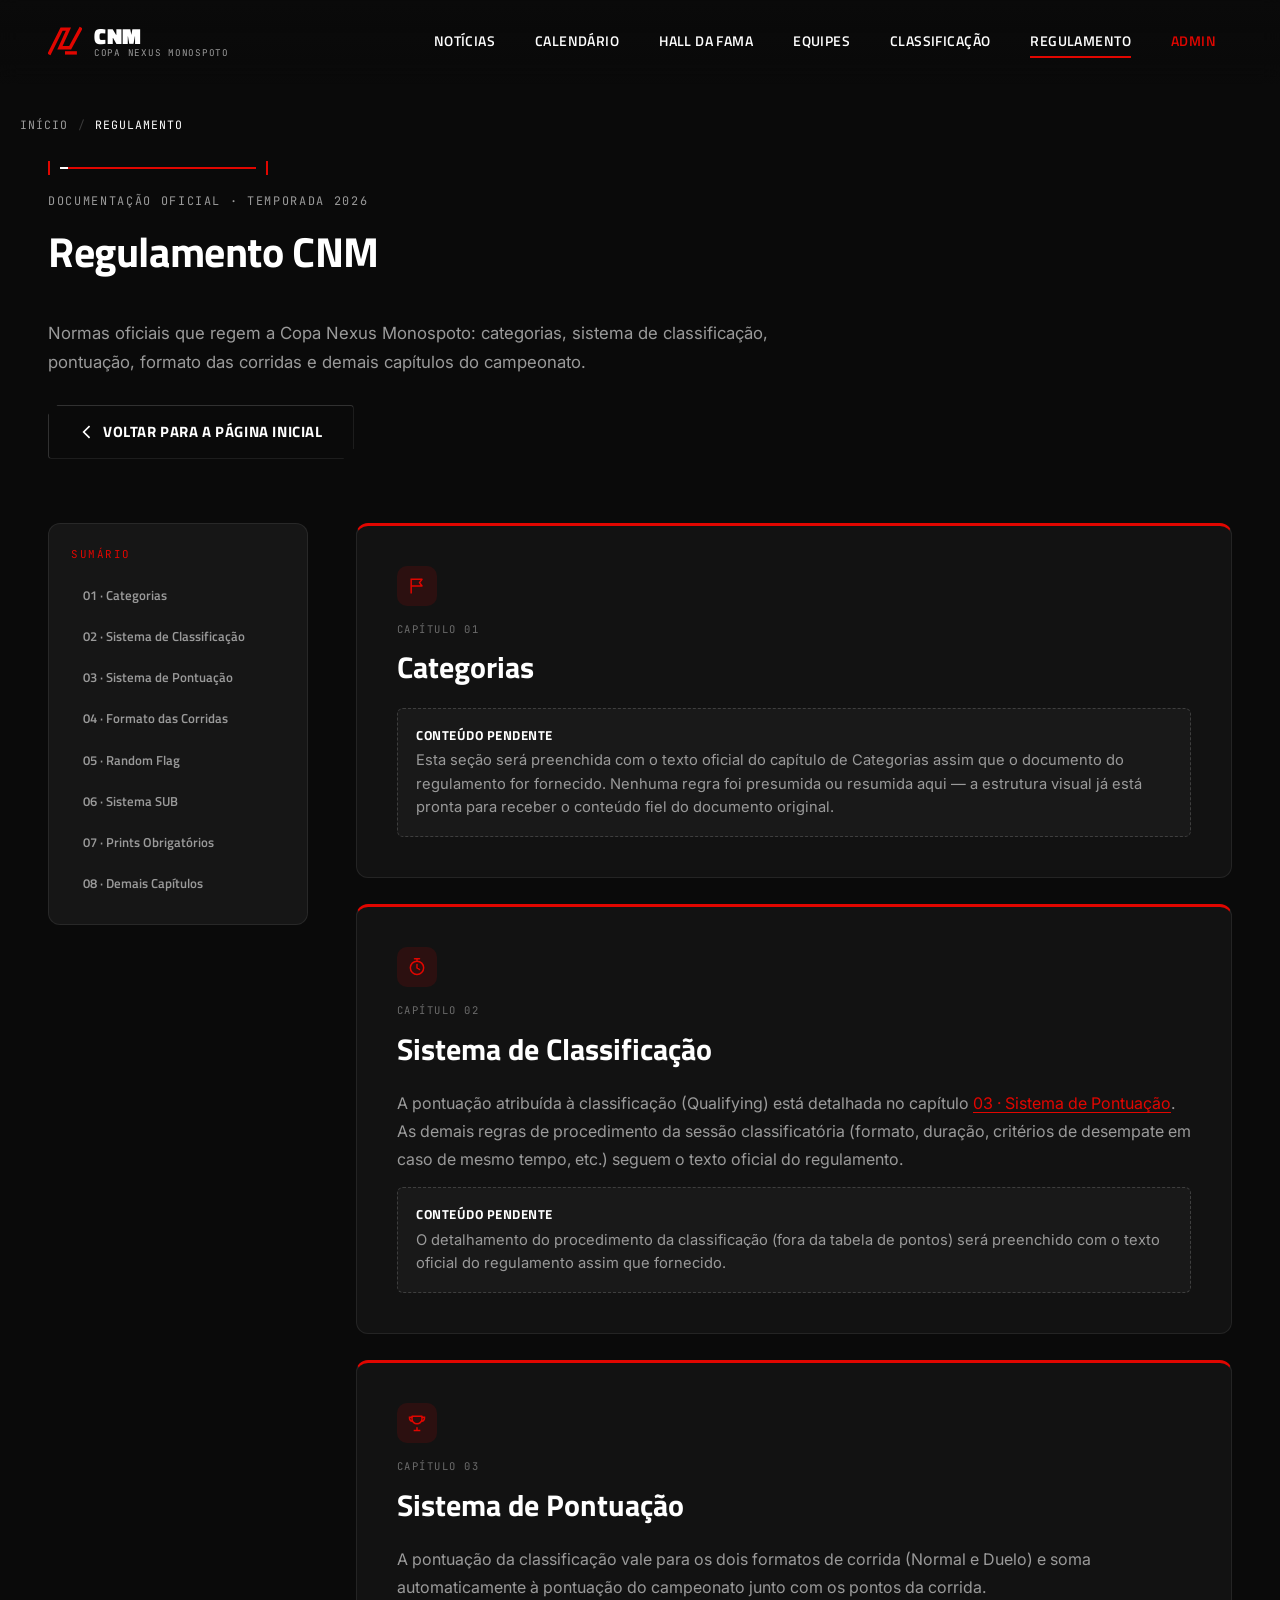
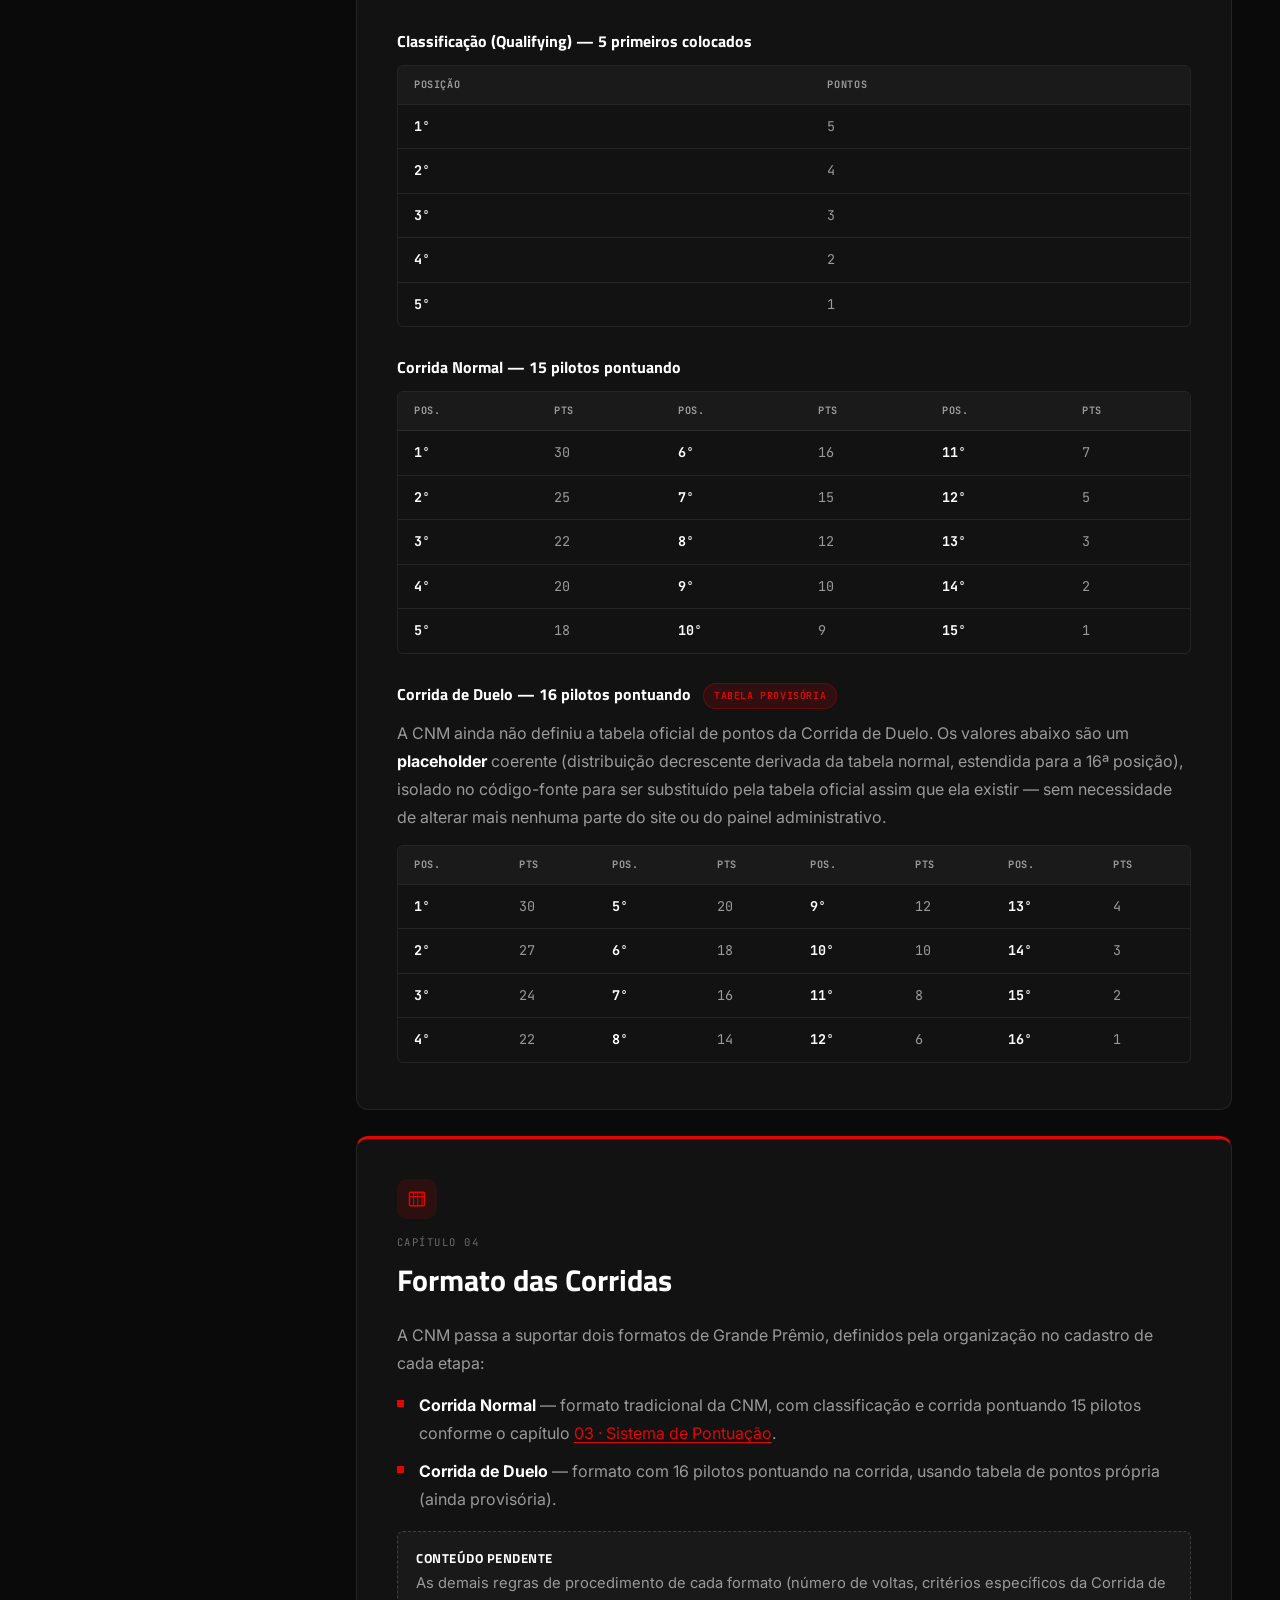
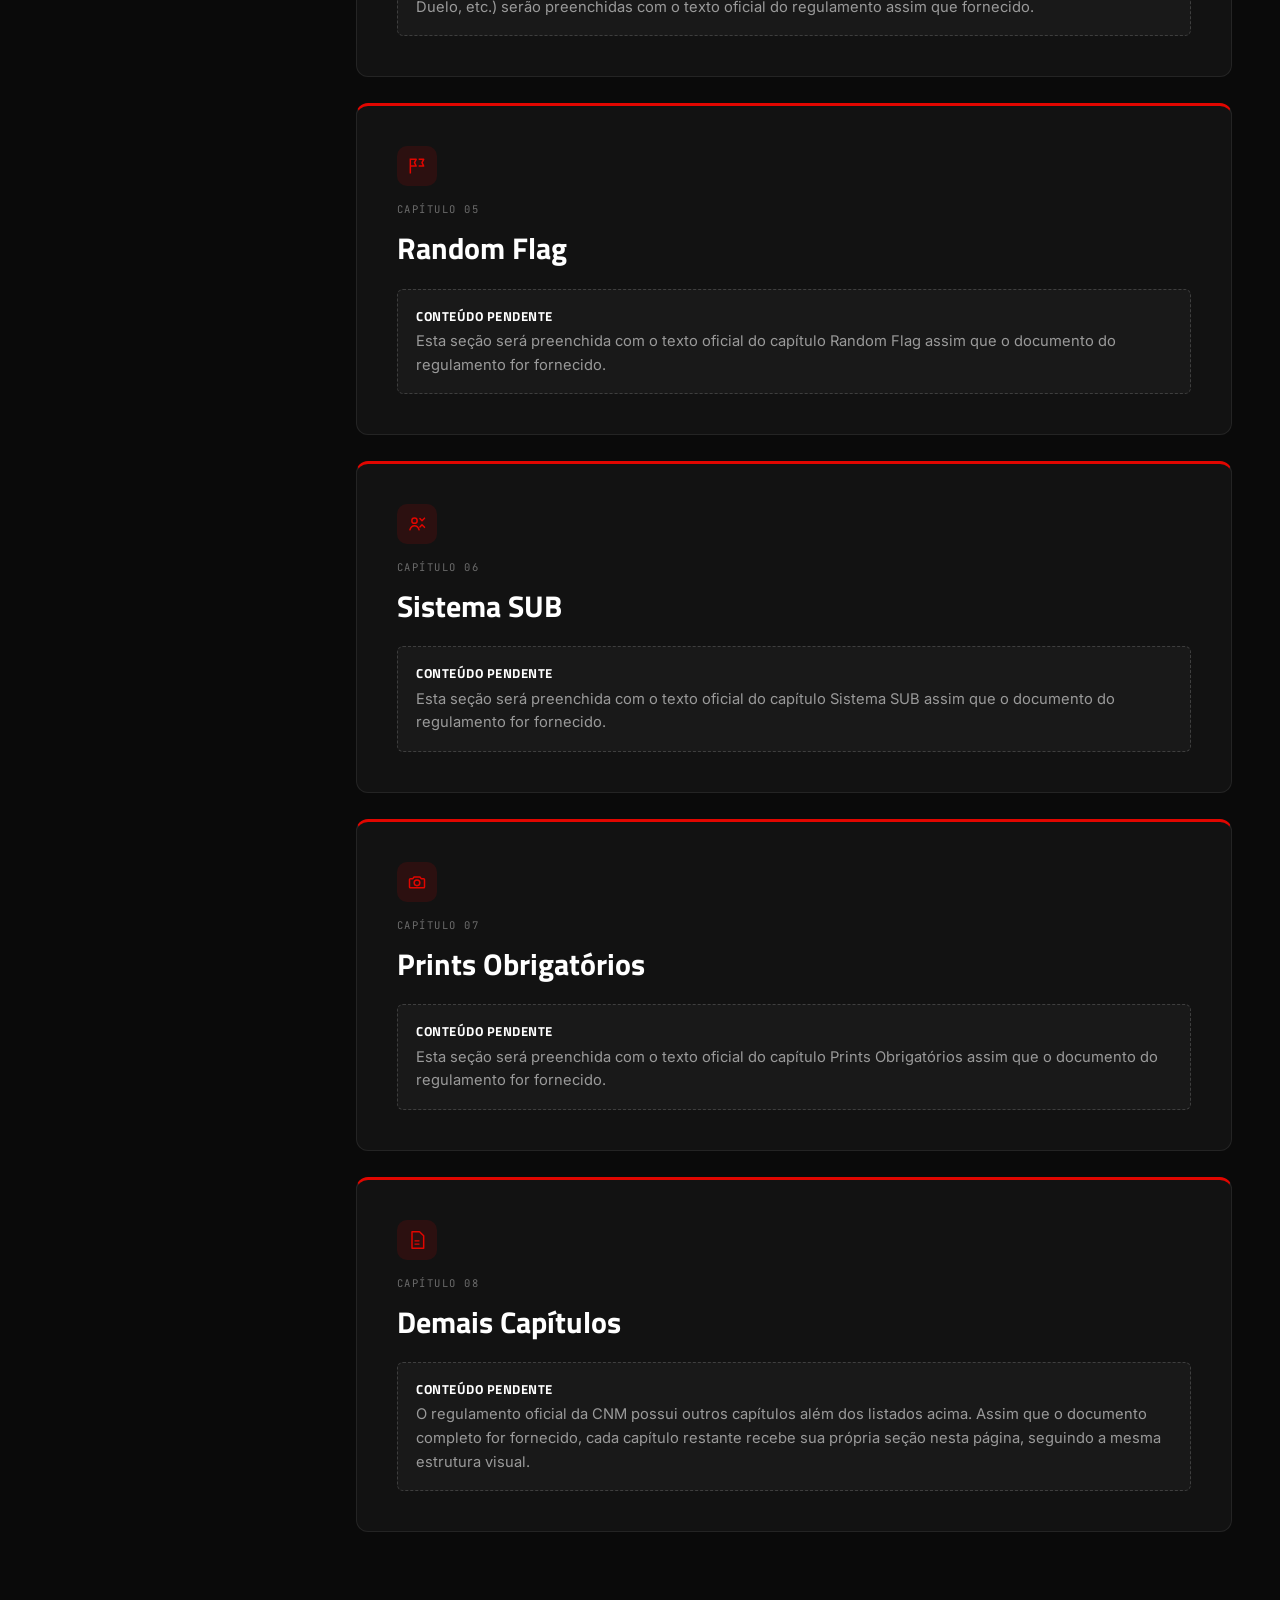
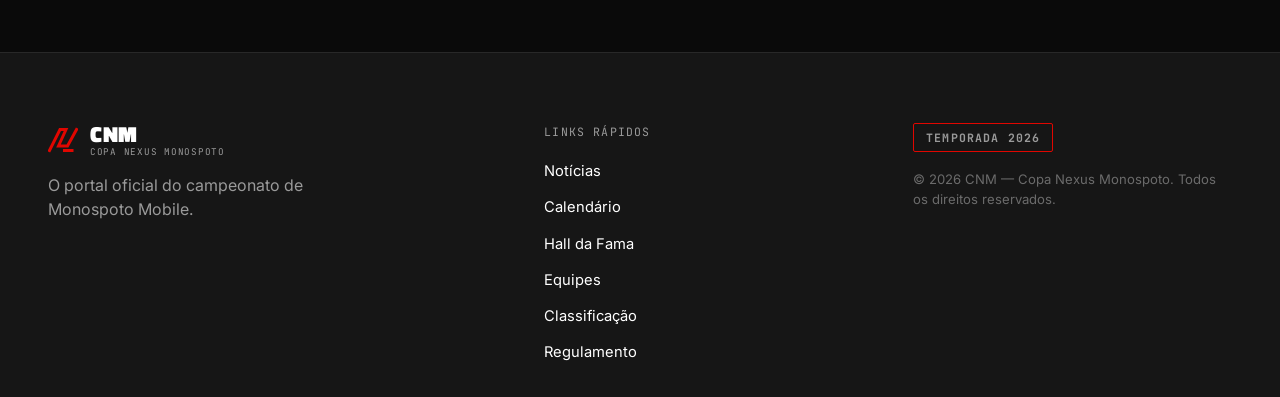
<file: regulamento.html>
<!DOCTYPE html>
<html lang="pt-BR">
<head>
<meta charset="UTF-8">
<meta name="viewport" content="width=device-width, initial-scale=1.0">
<title>Regulamento | CNM — Copa Nexus Monospoto</title>
<meta name="description" content="Regulamento oficial da CNM - Copa Nexus Monospoto: categorias, sistema de classificação, sistema de pontuação, formato das corridas e demais normas do campeonato.">

<link rel="preconnect" href="https://fonts.googleapis.com">
<link rel="preconnect" href="https://fonts.gstatic.com" crossorigin>
<link href="https://fonts.googleapis.com/css2?family=Titillium+Web:ital,wght@0,400;0,600;0,700;0,900;1,700&family=Inter:wght@400;500;600;700&family=JetBrains+Mono:wght@400;500;700&display=swap" rel="stylesheet">

<link rel="stylesheet" href="style.css?v=20260807">
<link rel="stylesheet" href="regulamento.css?v=20260807">
</head>
<body>

<!-- ======================= HEADER ======================= -->
<header class="header" id="siteHeader">
  <div class="header__inner container">
    <a href="index.html" class="logo" aria-label="CNM - Copa Nexus Monospoto, página inicial">
      <svg class="logo__mark" viewBox="0 0 40 40" width="34" height="34" aria-hidden="true">
        <path d="M2 34 L16 6 L24 6 L14 28 L26 28 L38 6" fill="none" stroke="#E10600" stroke-width="4" stroke-linecap="square" stroke-linejoin="miter"/>
        <path d="M20 34 L34 34" stroke="#E10600" stroke-width="4"/>
      </svg>
      <span class="logo__wordmark">
        <span class="logo__wordmark-main">CNM</span>
        <span class="logo__wordmark-sub">Copa Nexus Monospoto</span>
      </span>
    </a>

    <nav class="nav" id="siteNav" aria-label="Navegação principal">
      <ul class="nav__list">
        <li><a class="nav__link" href="index.html#noticias">Notícias</a></li>
        <li><a class="nav__link" href="index.html#calendario">Calendário</a></li>
        <li><a class="nav__link" href="index.html#hall-da-fama">Hall da Fama</a></li>
        <li><a class="nav__link" href="index.html#equipes">Equipes</a></li>
        <li><a class="nav__link" href="index.html#classificacao">Classificação</a></li>
        <li><a class="nav__link is-active" href="regulamento.html">Regulamento</a></li>
        <li><a class="nav__link nav__link--admin" href="login.html">Admin</a></li>
      </ul>
    </nav>

    <button class="nav-toggle" id="navToggle" aria-label="Abrir menu de navegação" aria-expanded="false" aria-controls="siteNav">
      <span class="nav-toggle__bar"></span>
      <span class="nav-toggle__bar"></span>
      <span class="nav-toggle__bar"></span>
    </button>
  </div>
</header>

<main id="top">

  <nav class="breadcrumbs container" aria-label="Trilha de navegação">
    <a href="index.html">Início</a>
    <span class="breadcrumbs__sep" aria-hidden="true">/</span>
    <span aria-current="page">Regulamento</span>
  </nav>

  <!-- ======================= CABEÇALHO DO REGULAMENTO ======================= -->
  <section class="reg-hero">
    <div class="container">
      <div class="section-head" data-animate>
        <div class="sector" aria-hidden="true">
          <span class="sector__tick"></span>
          <span class="sector__line"><span class="sector__blip"></span></span>
          <span class="sector__tick"></span>
        </div>
        <p class="section-head__eyebrow">DOCUMENTAÇÃO OFICIAL · TEMPORADA 2026</p>
        <h1 class="section-head__title">Regulamento CNM</h1>
      </div>
      <p class="reg-hero__desc" data-animate style="--d:1">Normas oficiais que regem a Copa Nexus Monospoto: categorias, sistema de classificação, pontuação, formato das corridas e demais capítulos do campeonato.</p>
      <a href="index.html" class="btn btn--ghost reg-hero__back" data-animate style="--d:2">
        <svg viewBox="0 0 24 24" width="16" height="16" aria-hidden="true"><path d="M15 4 L7 12 L15 20" fill="none" stroke="currentColor" stroke-width="2.5" stroke-linecap="square"/></svg>
        Voltar para a página inicial
      </a>
    </div>
  </section>

  <!-- ======================= CORPO DO REGULAMENTO ======================= -->
  <div class="container reg-layout">
    <aside class="reg-toc" aria-label="Sumário do regulamento" data-animate>
      <p class="reg-toc__title">Sumário</p>
      <ol id="regToc">
        <li><a href="#categorias">01 · Categorias</a></li>
        <li><a href="#classificacao">02 · Sistema de Classificação</a></li>
        <li><a href="#pontuacao">03 · Sistema de Pontuação</a></li>
        <li><a href="#formato-corridas">04 · Formato das Corridas</a></li>
        <li><a href="#random-flag">05 · Random Flag</a></li>
        <li><a href="#sistema-sub">06 · Sistema SUB</a></li>
        <li><a href="#prints">07 · Prints Obrigatórios</a></li>
        <li><a href="#outros-capitulos">08 · Demais Capítulos</a></li>
      </ol>
    </aside>

    <div class="reg-content">

      <article class="reg-card" id="categorias" data-animate>
        <div class="reg-card__icon" aria-hidden="true">
          <svg viewBox="0 0 24 24" width="20" height="20"><path d="M5 3v18M5 4h13l-3 4 3 4H5" fill="none" stroke="currentColor" stroke-width="1.8" stroke-linejoin="round"/></svg>
        </div>
        <p class="reg-card__eyebrow">CAPÍTULO 01</p>
        <h2 class="reg-card__title">Categorias</h2>
        <div class="reg-card__body">
          <div class="reg-pending">
            <strong>Conteúdo pendente</strong>
            Esta seção será preenchida com o texto oficial do capítulo de Categorias assim que o documento do regulamento for fornecido. Nenhuma regra foi presumida ou resumida aqui — a estrutura visual já está pronta para receber o conteúdo fiel do documento original.
          </div>
        </div>
      </article>

      <article class="reg-card" id="classificacao" data-animate>
        <div class="reg-card__icon" aria-hidden="true">
          <svg viewBox="0 0 24 24" width="20" height="20"><circle cx="12" cy="13" r="8" fill="none" stroke="currentColor" stroke-width="1.8"/><path d="M12 9v4l3 2M9 2h6M12 2v2" stroke="currentColor" stroke-width="1.8" stroke-linecap="round"/></svg>
        </div>
        <p class="reg-card__eyebrow">CAPÍTULO 02</p>
        <h2 class="reg-card__title">Sistema de Classificação</h2>
        <div class="reg-card__body">
          <p>A pontuação atribuída à classificação (Qualifying) está detalhada no capítulo <a href="#pontuacao">03 · Sistema de Pontuação</a>. As demais regras de procedimento da sessão classificatória (formato, duração, critérios de desempate em caso de mesmo tempo, etc.) seguem o texto oficial do regulamento.</p>
          <div class="reg-pending">
            <strong>Conteúdo pendente</strong>
            O detalhamento do procedimento da classificação (fora da tabela de pontos) será preenchido com o texto oficial do regulamento assim que fornecido.
          </div>
        </div>
      </article>

      <article class="reg-card" id="pontuacao" data-animate>
        <div class="reg-card__icon" aria-hidden="true">
          <svg viewBox="0 0 24 24" width="20" height="20"><path d="M8 21h8M12 17v4M6 4h12v3a6 6 0 0 1-12 0V4Z" fill="none" stroke="currentColor" stroke-width="1.8" stroke-linejoin="round"/><path d="M6 5H3v1a4 4 0 0 0 3.5 4M18 5h3v1a4 4 0 0 1-3.5 4" fill="none" stroke="currentColor" stroke-width="1.8" stroke-linecap="round"/></svg>
        </div>
        <p class="reg-card__eyebrow">CAPÍTULO 03</p>
        <h2 class="reg-card__title">Sistema de Pontuação</h2>
        <div class="reg-card__body">
          <p>A pontuação da classificação vale para os dois formatos de corrida (Normal e Duelo) e soma automaticamente à pontuação do campeonato junto com os pontos da corrida.</p>
          <h3 class="reg-card__subtitle">Classificação (Qualifying) — 5 primeiros colocados</h3>
          <div class="reg-table-wrap">
            <table class="reg-points-table">
              <thead><tr><th>Posição</th><th>Pontos</th></tr></thead>
              <tbody>
                <tr><td>1º</td><td>5</td></tr>
                <tr><td>2º</td><td>4</td></tr>
                <tr><td>3º</td><td>3</td></tr>
                <tr><td>4º</td><td>2</td></tr>
                <tr><td>5º</td><td>1</td></tr>
              </tbody>
            </table>
          </div>

          <h3 class="reg-card__subtitle">Corrida Normal — 15 pilotos pontuando</h3>
          <div class="reg-table-wrap">
            <table class="reg-points-table">
              <thead><tr><th>Pos.</th><th>Pts</th><th>Pos.</th><th>Pts</th><th>Pos.</th><th>Pts</th></tr></thead>
              <tbody>
                <tr><td>1º</td><td>30</td><td>6º</td><td>16</td><td>11º</td><td>7</td></tr>
                <tr><td>2º</td><td>25</td><td>7º</td><td>15</td><td>12º</td><td>5</td></tr>
                <tr><td>3º</td><td>22</td><td>8º</td><td>12</td><td>13º</td><td>3</td></tr>
                <tr><td>4º</td><td>20</td><td>9º</td><td>10</td><td>14º</td><td>2</td></tr>
                <tr><td>5º</td><td>18</td><td>10º</td><td>9</td><td>15º</td><td>1</td></tr>
              </tbody>
            </table>
          </div>

          <h3 class="reg-card__subtitle">Corrida de Duelo — 16 pilotos pontuando <span class="reg-badge">Tabela provisória</span></h3>
          <p>A CNM ainda não definiu a tabela oficial de pontos da Corrida de Duelo. Os valores abaixo são um <strong>placeholder</strong> coerente (distribuição decrescente derivada da tabela normal, estendida para a 16ª posição), isolado no código-fonte para ser substituído pela tabela oficial assim que ela existir — sem necessidade de alterar mais nenhuma parte do site ou do painel administrativo.</p>
          <div class="reg-table-wrap">
            <table class="reg-points-table">
              <thead><tr><th>Pos.</th><th>Pts</th><th>Pos.</th><th>Pts</th><th>Pos.</th><th>Pts</th><th>Pos.</th><th>Pts</th></tr></thead>
              <tbody>
                <tr><td>1º</td><td>30</td><td>5º</td><td>20</td><td>9º</td><td>12</td><td>13º</td><td>4</td></tr>
                <tr><td>2º</td><td>27</td><td>6º</td><td>18</td><td>10º</td><td>10</td><td>14º</td><td>3</td></tr>
                <tr><td>3º</td><td>24</td><td>7º</td><td>16</td><td>11º</td><td>8</td><td>15º</td><td>2</td></tr>
                <tr><td>4º</td><td>22</td><td>8º</td><td>14</td><td>12º</td><td>6</td><td>16º</td><td>1</td></tr>
              </tbody>
            </table>
          </div>
        </div>
      </article>

      <article class="reg-card" id="formato-corridas" data-animate>
        <div class="reg-card__icon" aria-hidden="true">
          <svg viewBox="0 0 24 24" width="20" height="20"><rect x="3" y="4" width="18" height="16" rx="1" fill="none" stroke="currentColor" stroke-width="1.8"/><path d="M3 9h18M8 4v16M13 4v16M18 4v16" stroke="currentColor" stroke-width="1.2"/></svg>
        </div>
        <p class="reg-card__eyebrow">CAPÍTULO 04</p>
        <h2 class="reg-card__title">Formato das Corridas</h2>
        <div class="reg-card__body">
          <p>A CNM passa a suportar dois formatos de Grande Prêmio, definidos pela organização no cadastro de cada etapa:</p>
          <ul>
            <li><strong>Corrida Normal</strong> — formato tradicional da CNM, com classificação e corrida pontuando 15 pilotos conforme o capítulo <a href="#pontuacao">03 · Sistema de Pontuação</a>.</li>
            <li><strong>Corrida de Duelo</strong> — formato com 16 pilotos pontuando na corrida, usando tabela de pontos própria (ainda provisória).</li>
          </ul>
          <div class="reg-pending">
            <strong>Conteúdo pendente</strong>
            As demais regras de procedimento de cada formato (número de voltas, critérios específicos da Corrida de Duelo, etc.) serão preenchidas com o texto oficial do regulamento assim que fornecido.
          </div>
        </div>
      </article>

      <article class="reg-card" id="random-flag" data-animate>
        <div class="reg-card__icon" aria-hidden="true">
          <svg viewBox="0 0 24 24" width="20" height="20"><path d="M4 3v18M4 4h7l-2 4 2 4H4M14 4h6l-2 4 2 4h-6" fill="none" stroke="currentColor" stroke-width="1.8" stroke-linejoin="round"/></svg>
        </div>
        <p class="reg-card__eyebrow">CAPÍTULO 05</p>
        <h2 class="reg-card__title">Random Flag</h2>
        <div class="reg-card__body">
          <div class="reg-pending">
            <strong>Conteúdo pendente</strong>
            Esta seção será preenchida com o texto oficial do capítulo Random Flag assim que o documento do regulamento for fornecido.
          </div>
        </div>
      </article>

      <article class="reg-card" id="sistema-sub" data-animate>
        <div class="reg-card__icon" aria-hidden="true">
          <svg viewBox="0 0 24 24" width="20" height="20"><circle cx="9" cy="8" r="3.2" fill="none" stroke="currentColor" stroke-width="1.8"/><path d="M3.5 19c.8-3.2 3-5 5.5-5s4.7 1.8 5.5 5" fill="none" stroke="currentColor" stroke-width="1.8" stroke-linecap="round"/><path d="M15.5 5.5 18 8l3-3M15.5 15.5 18 13l3 3" stroke="currentColor" stroke-width="1.8" stroke-linecap="round" stroke-linejoin="round" fill="none"/></svg>
        </div>
        <p class="reg-card__eyebrow">CAPÍTULO 06</p>
        <h2 class="reg-card__title">Sistema SUB</h2>
        <div class="reg-card__body">
          <div class="reg-pending">
            <strong>Conteúdo pendente</strong>
            Esta seção será preenchida com o texto oficial do capítulo Sistema SUB assim que o documento do regulamento for fornecido.
          </div>
        </div>
      </article>

      <article class="reg-card" id="prints" data-animate>
        <div class="reg-card__icon" aria-hidden="true">
          <svg viewBox="0 0 24 24" width="20" height="20"><path d="M4 8h3l1.5-2h7L17 8h3a1 1 0 0 1 1 1v9a1 1 0 0 1-1 1H4a1 1 0 0 1-1-1V9a1 1 0 0 1 1-1Z" fill="none" stroke="currentColor" stroke-width="1.8" stroke-linejoin="round"/><circle cx="12" cy="13" r="3.4" fill="none" stroke="currentColor" stroke-width="1.8"/></svg>
        </div>
        <p class="reg-card__eyebrow">CAPÍTULO 07</p>
        <h2 class="reg-card__title">Prints Obrigatórios</h2>
        <div class="reg-card__body">
          <div class="reg-pending">
            <strong>Conteúdo pendente</strong>
            Esta seção será preenchida com o texto oficial do capítulo Prints Obrigatórios assim que o documento do regulamento for fornecido.
          </div>
        </div>
      </article>

      <article class="reg-card" id="outros-capitulos" data-animate>
        <div class="reg-card__icon" aria-hidden="true">
          <svg viewBox="0 0 24 24" width="20" height="20"><path d="M6 2h9l5 5v15H6z" fill="none" stroke="currentColor" stroke-width="1.8" stroke-linejoin="round"/><path d="M9 13h6M9 17h6" stroke="currentColor" stroke-width="1.6"/></svg>
        </div>
        <p class="reg-card__eyebrow">CAPÍTULO 08</p>
        <h2 class="reg-card__title">Demais Capítulos</h2>
        <div class="reg-card__body">
          <div class="reg-pending">
            <strong>Conteúdo pendente</strong>
            O regulamento oficial da CNM possui outros capítulos além dos listados acima. Assim que o documento completo for fornecido, cada capítulo restante recebe sua própria seção nesta página, seguindo a mesma estrutura visual.
          </div>
        </div>
      </article>

    </div>
  </div>

</main>

<!-- ======================= RODAPÉ ======================= -->
<footer class="footer">
  <div class="container footer__grid">
    <div class="footer__brand">
      <a href="index.html#top" class="logo logo--footer" aria-label="CNM - Copa Nexus Monospoto, página inicial">
        <svg class="logo__mark" viewBox="0 0 40 40" width="30" height="30" aria-hidden="true">
          <path d="M2 34 L16 6 L24 6 L14 28 L26 28 L38 6" fill="none" stroke="#E10600" stroke-width="4" stroke-linecap="square" stroke-linejoin="miter"/>
          <path d="M20 34 L34 34" stroke="#E10600" stroke-width="4"/>
        </svg>
        <span class="logo__wordmark">
          <span class="logo__wordmark-main">CNM</span>
          <span class="logo__wordmark-sub">Copa Nexus Monospoto</span>
        </span>
      </a>
      <p class="footer__tagline">O portal oficial do campeonato de Monospoto Mobile.</p>
    </div>

    <nav class="footer__links" aria-label="Links rápidos">
      <p class="footer__links-title">Links rápidos</p>
      <ul>
        <li><a href="index.html#noticias">Notícias</a></li>
        <li><a href="index.html#calendario">Calendário</a></li>
        <li><a href="index.html#hall-da-fama">Hall da Fama</a></li>
        <li><a href="index.html#equipes">Equipes</a></li>
        <li><a href="index.html#classificacao">Classificação</a></li>
        <li><a href="regulamento.html">Regulamento</a></li>
      </ul>
    </nav>

    <div class="footer__meta">
      <p class="footer__season">Temporada 2026</p>
      <p class="footer__copyright">© <span id="footerYear">2026</span> CNM — Copa Nexus Monospoto. Todos os direitos reservados.</p>
    </div>
  </div>
</footer>

<script defer src="regulamento.js?v=20260807"></script>
</body>
</html>
</file>
<file: style.css>
/* ===================================================================
   CNM — COPA NEXUS MONOSPOTO
   Identidade: telemetria de corrida. Setores de cronometragem,
   traços de circuito e cortes diagonais como linguagem visual.
   =================================================================== */

/* --------------------------- TOKENS --------------------------- */
:root{
  /* paleta */
  --c-bg: #0A0A0A;
  --c-surface: #161616;
  --c-surface-alt: #1c1c1c;
  --c-metal: #252525;
  --c-metal-light: #323232;
  --c-accent: #E10600;
  --c-accent-dark: #9c0400;
  --c-accent-glow: rgba(225, 6, 0, .38);
  --c-white: #FFFFFF;
  --c-muted: #9a9a9a;
  --c-muted-dim: #6b6b6b;
  --c-border: rgba(255,255,255,.08);
  --c-border-strong: rgba(255,255,255,.16);

  /* tipografia */
  --f-display: 'Titillium Web', 'Arial Narrow', sans-serif;
  --f-body: 'Inter', system-ui, sans-serif;
  --f-mono: 'JetBrains Mono', ui-monospace, monospace;

  /* layout */
  --container-w: 1240px;
  --header-h: 84px;
  --header-h-scrolled: 62px;
  --radius-sm: 6px;
  --radius-md: 12px;
  --ease: cubic-bezier(.22,.9,.32,1);
}

/* --------------------------- RESET --------------------------- */
*, *::before, *::after{ box-sizing: border-box; }
html{ scroll-behavior: smooth; }
body{
  margin: 0;
  background: var(--c-bg);
  color: var(--c-white);
  font-family: var(--f-body);
  line-height: 1.5;
  -webkit-font-smoothing: antialiased;
  overflow-x: hidden;
}
img, svg{ display:block; max-width: 100%; }
a{ color: inherit; text-decoration: none; }
ul{ list-style: none; margin:0; padding:0; }
h1,h2,h3,h4,p{ margin: 0; }
button{ font: inherit; color: inherit; background: none; border: 0; cursor: pointer; }
table{ border-collapse: collapse; width: 100%; }

::selection{ background: var(--c-accent); color: var(--c-white); }

:focus-visible{
  outline: 2px solid var(--c-accent);
  outline-offset: 3px;
  border-radius: 2px;
}

.container{
  max-width: var(--container-w);
  margin: 0 auto;
  padding: 0 28px;
}

/* --------------------------- SCROLL REVEAL --------------------------- */
[data-animate]{
  opacity: 0;
  transform: translateY(28px);
  transition: opacity .8s var(--ease), transform .8s var(--ease);
  transition-delay: calc(var(--d, 0) * 90ms);
}
[data-animate].in-view{
  opacity: 1;
  /* "none" (e não translateY(0)) para não criar stacking context —
     o card de equipe em destaque precisa subir acima do fundo desfocado */
  transform: none;
}

@media (prefers-reduced-motion: reduce){
  *, *::before, *::after{
    animation-duration: .001ms !important;
    animation-iteration-count: 1 !important;
    transition-duration: .001ms !important;
    scroll-behavior: auto !important;
  }
  [data-animate]{ opacity: 1; transform: none; }
}

/* --------------------------- BOTÕES --------------------------- */
.btn{
  display: inline-flex;
  align-items: center;
  gap: 8px;
  padding: 15px 30px;
  font-family: var(--f-display);
  font-weight: 700;
  font-size: .92rem;
  letter-spacing: .04em;
  text-transform: uppercase;
  border-radius: 3px;
  clip-path: polygon(10px 0, 100% 0, 100% calc(100% - 10px), calc(100% - 10px) 100%, 0 100%, 0 10px);
  transition: transform .3s var(--ease), box-shadow .3s var(--ease), background .3s var(--ease);
  white-space: nowrap;
}
.btn--primary{
  background: var(--c-accent);
  color: var(--c-white);
  box-shadow: 0 0 0 rgba(225,6,0,0);
}
.btn--primary:hover{
  transform: translateY(-2px);
  box-shadow: 0 10px 30px -6px var(--c-accent-glow);
  background: #ff0900;
}
.btn--ghost{
  background: transparent;
  color: var(--c-white);
  border: 1px solid var(--c-border-strong);
}
.btn--ghost:hover{
  border-color: var(--c-accent);
  background: rgba(225,6,0,.08);
  transform: translateY(-2px);
}
.btn--sm{ padding: 11px 22px; font-size: .8rem; }

/* --------------------------- HEADER --------------------------- */
.header{
  position: fixed;
  top: 0; left: 0; right: 0;
  z-index: 100;
  height: var(--header-h);
  display: flex;
  align-items: center;
  background: linear-gradient(to bottom, rgba(10,10,10,.9), rgba(10,10,10,.65));
  backdrop-filter: blur(10px) saturate(140%);
  -webkit-backdrop-filter: blur(10px) saturate(140%);
  border-bottom: 1px solid transparent;
  transition: height .35s var(--ease), background .35s var(--ease), border-color .35s var(--ease);
}
.header.is-scrolled{
  height: var(--header-h-scrolled);
  background: rgba(10,10,10,.86);
  border-bottom-color: var(--c-border);
}
.header__inner{
  width: 100%;
  display: flex;
  align-items: center;
  justify-content: space-between;
}

.logo{ display: flex; align-items: center; gap: 12px; }
.logo__mark{ flex-shrink: 0; transition: transform .3s var(--ease); }
.logo:hover .logo__mark{ transform: translateX(2px); }
.logo__wordmark{ display: flex; flex-direction: column; line-height: 1.1; }
.logo__wordmark-main{
  font-family: var(--f-display);
  font-weight: 900;
  font-size: 1.35rem;
  letter-spacing: .03em;
}
.logo__wordmark-sub{
  font-family: var(--f-mono);
  font-size: .58rem;
  letter-spacing: .08em;
  text-transform: uppercase;
  color: var(--c-muted);
}

.nav__list{ display: flex; gap: 8px;}
.nav__link{
  position: relative;
  display: inline-block;
  padding: 10px 16px;
  font-family: var(--f-display);
  font-weight: 600;
  font-size: .86rem;
  letter-spacing: .03em;
  text-transform: uppercase;
  color: var(--c-white);
}
.nav__link::after{
  content: '';
  position: absolute;
  left: 16px; right: 16px; bottom: 4px;
  height: 2px;
  background: var(--c-accent);
  transform: scaleX(0);
  transform-origin: left;
  transition: transform .3s var(--ease);
}
.nav__link:hover::after,
.nav__link:focus-visible::after{ transform: scaleX(1); }
.nav__link.is-active::after{ transform: scaleX(1); }
.nav__link--admin{ color: var(--c-accent); }

.nav-toggle{
  display: none;
  flex-direction: column;
  justify-content: center;
  gap: 5px;
  width: 40px;
  height: 40px;
}
.nav-toggle__bar{
  height: 2px;
  width: 100%;
  background: var(--c-white);
  transition: transform .3s var(--ease), opacity .3s var(--ease);
}
.nav-toggle[aria-expanded="true"] .nav-toggle__bar:nth-child(1){ transform: translateY(7px) rotate(45deg); }
.nav-toggle[aria-expanded="true"] .nav-toggle__bar:nth-child(2){ opacity: 0; }
.nav-toggle[aria-expanded="true"] .nav-toggle__bar:nth-child(3){ transform: translateY(-7px) rotate(-45deg); }

/* --------------------------- HERO --------------------------- */
.hero{
  position: relative;
  min-height: 100vh;
  display: flex;
  align-items: center;
  overflow: hidden;
  background: var(--c-bg);
}
.hero__backdrop{ position: absolute; inset: 0; z-index: 0; }
.hero__grid{
  position: absolute; inset: -1px;
  background-image:
    linear-gradient(rgba(255,255,255,.05) 1px, transparent 1px),
    linear-gradient(90deg, rgba(255,255,255,.05) 1px, transparent 1px);
  background-size: 64px 64px;
  mask-image: radial-gradient(ellipse 70% 70% at 60% 40%, #000 10%, transparent 75%);
  -webkit-mask-image: radial-gradient(ellipse 70% 70% at 60% 40%, #000 10%, transparent 75%);
}
.hero__arcs{
  position: absolute;
  right: -10%;
  top: 50%;
  transform: translateY(-50%);
  width: 90vw;
  max-width: 1100px;
  aspect-ratio: 1;
  border-radius: 50%;
  background:
    repeating-radial-gradient(circle at center,
      rgba(225,6,0,.16) 0px, rgba(225,6,0,.16) 1.5px,
      transparent 1.5px, transparent 90px);
  opacity: .6;
}
.hero__trace{ position: absolute; inset: 0; width: 100%; height: 100%; opacity: .5; }
.hero__trace-path{
  stroke-dasharray: 2600;
  stroke-dashoffset: 2600;
  animation: draw-trace 3.6s var(--ease) .3s forwards;
}
@keyframes draw-trace{ to{ stroke-dashoffset: 0; } }
.hero__vignette{
  position: absolute; inset: 0;
  background:
    linear-gradient(180deg, rgba(10,10,10,.4) 0%, rgba(10,10,10,.55) 55%, var(--c-bg) 100%),
    linear-gradient(90deg, var(--c-bg) 0%, rgba(10,10,10,.35) 45%, rgba(10,10,10,.05) 75%);
}

.hero__content{ position: relative; z-index: 1; padding-top: var(--header-h); }
.hero__eyebrow{
  font-family: var(--f-mono);
  font-size: .78rem;
  letter-spacing: .18em;
  color: var(--c-accent);
  margin-bottom: 22px;
}
.hero__title{ display: flex; flex-direction: column; }
.hero__title-line{
  font-family: var(--f-display);
  font-weight: 900;
  font-style: italic;
  line-height: .96;
  letter-spacing: -.01em;
  font-size: clamp(2.6rem, 8vw, 5.2rem);
}
.hero__title-line--accent{
  font-size: clamp(1.5rem, 4.4vw, 2.9rem);
  color: var(--c-white);
  margin-top: 6px;
}
@supports (-webkit-text-stroke: 1px #fff){
  .hero__title-line--accent{
    color: transparent;
    -webkit-text-stroke: 1.5px var(--c-white);
  }
}
.hero__slogan{
  margin-top: 26px;
  font-size: clamp(1rem, 1.6vw, 1.25rem);
  color: var(--c-muted);
  max-width: 32ch;
}
.hero__actions{ display: flex; gap: 16px; margin-top: 40px; flex-wrap: wrap; }

.hero__scroll-cue{
  position: absolute;
  bottom: 34px;
  left: 50%;
  transform: translateX(-50%);
  z-index: 1;
  width: 26px; height: 42px;
  border: 2px solid var(--c-border-strong);
  border-radius: 20px;
}
.hero__scroll-cue span{
  display: block;
  width: 4px; height: 8px;
  margin: 6px auto 0;
  background: var(--c-accent);
  border-radius: 2px;
  animation: cue-drop 1.8s ease-in-out infinite;
}
@keyframes cue-drop{
  0%{ transform: translateY(0); opacity: 1; }
  70%{ transform: translateY(14px); opacity: 0; }
  100%{ transform: translateY(0); opacity: 0; }
}

/* --------------------------- SEÇÕES / SETORES --------------------------- */
.section{ position: relative; padding: 120px 0; background: var(--c-bg); }
.section--alt{ background: var(--c-surface); }
.section--alt::before, .section--alt::after{
  content:'';
  position: absolute; left: 0; right: 0;
  height: 1px;
  background: linear-gradient(90deg, transparent, var(--c-border-strong) 20%, var(--c-border-strong) 80%, transparent);
}
.section--alt::before{ top: 0; }
.section--alt::after{ bottom: 0; }

.section-head{ margin-bottom: 56px; max-width: 640px; }
.sector{ display: flex; align-items: center; gap: 10px; margin-bottom: 18px; width: 220px; }
.sector__tick{ width: 2px; height: 14px; background: var(--c-accent); flex-shrink: 0; }
.sector__line{
  position: relative;
  flex: 1;
  height: 2px;
  background: var(--c-border-strong);
  overflow: hidden;
}
.sector__line::before{
  content:'';
  position: absolute; inset: 0;
  background: var(--c-accent);
  transform: scaleX(0);
  transform-origin: left;
  transition: transform 1s var(--ease) .1s;
}
.in-view .sector__line::before{ transform: scaleX(1); }
.sector__blip{
  position: absolute;
  top: 50%; left: 0;
  width: 8px; height: 8px;
  margin-top: -4px;
  border-radius: 50%;
  background: var(--c-white);
  box-shadow: 0 0 8px 2px var(--c-accent-glow);
  animation: blip-run 3.2s linear infinite;
}
@keyframes blip-run{
  0%{ left: 0; opacity: 0; }
  8%{ opacity: 1; }
  92%{ opacity: 1; }
  100%{ left: 100%; opacity: 0; }
}
.section-head__eyebrow{
  font-family: var(--f-mono);
  font-size: .74rem;
  letter-spacing: .14em;
  color: var(--c-muted);
  margin-bottom: 10px;
}
.section-head__title{
  font-family: var(--f-display);
  font-weight: 700;
  font-size: clamp(1.8rem, 3.4vw, 2.6rem);
  letter-spacing: -.01em;
}

/* --------------------------- MEDIA PLACEHOLDER (genérico) --------------------------- */
.media-placeholder{
  position: relative;
  overflow: hidden;
  background:
    repeating-linear-gradient(135deg, rgba(255,255,255,.035) 0 2px, transparent 2px 14px),
    linear-gradient(155deg, var(--c-metal) 0%, var(--c-surface-alt) 60%, #0d0d0d 100%);
}
.media-placeholder::after{
  content:'';
  position: absolute; inset: 0;
  background: linear-gradient(180deg, transparent 40%, rgba(0,0,0,.55) 100%);
}
.media-placeholder__icon{ position: relative; z-index: 1; opacity: .9; }

/* --------------------------- NOTÍCIAS / SLIDER --------------------------- */
.slider{ position: relative; }
.slider__viewport{ overflow: hidden; border-radius: var(--radius-md); }
.slider__track{
  display: flex;
  transition: transform .65s var(--ease);
  touch-action: pan-y;
}
.slider__slide{
  flex: 0 0 100%;
  display: grid;
  grid-template-columns: 1.1fr 1fr;
  min-height: 420px;
  background: var(--c-surface);
  border: 1px solid var(--c-border);
}
.slide__media{ position: relative; min-height: 240px; }
/* imagem da notícia cadastrada no painel (opcional) */
.slide__image{
  position: absolute;
  inset: 0;
  width: 100%;
  height: 100%;
  object-fit: cover;
}
.slide__media .media-placeholder__icon{
  position: absolute; bottom: 22px; left: 24px;
  font-family: var(--f-mono);
  font-size: .74rem;
  letter-spacing: .1em;
  text-transform: uppercase;
  color: var(--c-white);
}
.slide__body{
  padding: 44px 48px;
  display: flex;
  flex-direction: column;
  justify-content: center;
}
.slide__category{
  display: inline-block;
  align-self: flex-start;
  font-family: var(--f-mono);
  font-size: .72rem;
  letter-spacing: .1em;
  text-transform: uppercase;
  color: var(--c-accent);
  border: 1px solid var(--c-accent);
  padding: 4px 10px;
  margin-bottom: 18px;
  border-radius: 2px;
}
.slide__title{
  font-family: var(--f-display);
  font-weight: 700;
  font-size: clamp(1.3rem, 2.4vw, 1.75rem);
  line-height: 1.25;
  margin-bottom: 16px;
}
.slide__desc{ color: var(--c-muted); margin-bottom: 26px; max-width: 46ch; }
.slide__link{
  font-family: var(--f-display);
  font-weight: 700;
  font-size: .85rem;
  letter-spacing: .04em;
  text-transform: uppercase;
  display: inline-flex;
  align-items: center;
  gap: 8px;
  color: var(--c-white);
  align-self: flex-start;
  border-bottom: 2px solid var(--c-accent);
  padding-bottom: 4px;
  transition: gap .25s var(--ease);
}
.slide__link:hover{ gap: 13px; }

.slider__arrow{
  position: absolute;
  top: 50%;
  transform: translateY(-50%);
  width: 46px; height: 46px;
  display: flex; align-items: center; justify-content: center;
  background: rgba(10,10,10,.7);
  border: 1px solid var(--c-border-strong);
  border-radius: 50%;
  color: var(--c-white);
  transition: background .25s var(--ease), border-color .25s var(--ease), transform .25s var(--ease);
  z-index: 2;
}
.slider__arrow:hover{ background: var(--c-accent); border-color: var(--c-accent); }
.slider__arrow--prev{ left: -22px; }
.slider__arrow--next{ right: -22px; }

.slider__dots{
  display: flex;
  justify-content: center;
  gap: 10px;
  margin-top: 26px;
}
.slider__dot{
  width: 34px; height: 3px;
  background: var(--c-border-strong);
  transition: background .3s var(--ease), transform .3s var(--ease);
}
.slider__dot.is-active{ background: var(--c-accent); }

/* --------------------------- CALENDÁRIO --------------------------- */
.calendar{
  display: grid;
  grid-template-columns: 1.5fr 1fr;
  gap: 28px;
  align-items: stretch;
}

.race-feature{
  position: relative;
  background: var(--c-metal);
  border: 1px solid var(--c-border);
  border-radius: var(--radius-md);
  overflow: hidden;
  display: flex;
  flex-direction: column;
}
.race-feature__banner{
  position: relative;
  height: 200px;
  background:
    radial-gradient(120% 100% at 15% 0%, rgba(225,6,0,.25), transparent 55%),
    linear-gradient(150deg, #1d1d1d 0%, #0d0d0d 100%);
  clip-path: polygon(0 0, 100% 0, 100% 82%, 92% 100%, 0 100%);
}
.race-feature__circuit{ position: absolute; inset: 0; width: 100%; height: 100%; opacity: .8; transition: stroke-dashoffset 1s var(--ease); }
.race-feature__badge{
  position: absolute;
  top: 20px; left: 24px;
  font-family: var(--f-display);
  font-weight: 700;
  font-size: .78rem;
  letter-spacing: .06em;
  text-transform: uppercase;
  background: var(--c-accent);
  padding: 7px 14px;
  border-radius: 2px;
}
.race-feature__badge.is-live{ background: #1f8b3b; }
.race-feature__badge.is-done{ background: var(--c-metal-light); color: var(--c-muted); }

.race-feature__body{ padding: 32px 34px 34px; flex: 1; display: flex; flex-direction: column; }
.race-feature__circuit-name{
  font-family: var(--f-mono);
  font-size: .78rem;
  letter-spacing: .06em;
  color: var(--c-muted);
  text-transform: uppercase;
  margin-bottom: 6px;
}
.race-feature__name{
  font-family: var(--f-display);
  font-weight: 700;
  font-size: clamp(1.5rem, 2.6vw, 2rem);
  margin-bottom: 14px;
}
.race-feature__meta{
  font-family: var(--f-mono);
  font-size: .84rem;
  color: var(--c-white);
  display: flex;
  align-items: center;
  gap: 10px;
  margin-bottom: 26px;
}
.race-feature__dot{ color: var(--c-accent); }

.race-feature__status{ margin-bottom: 28px; }
.countdown{ display: flex; gap: 14px; }
.countdown__unit{
  background: rgba(255,255,255,.03);
  border: 1px solid var(--c-border);
  border-radius: var(--radius-sm);
  padding: 12px 6px;
  text-align: center;
  min-width: 64px;
}
.countdown__value{
  display: block;
  font-family: var(--f-mono);
  font-weight: 700;
  font-size: 1.6rem;
  font-variant-numeric: tabular-nums;
}
.countdown__label{
  display: block;
  margin-top: 4px;
  font-family: var(--f-mono);
  font-size: .62rem;
  letter-spacing: .1em;
  color: var(--c-muted);
  text-transform: uppercase;
}
.status-message{
  font-family: var(--f-mono);
  font-size: .9rem;
  color: var(--c-muted);
  display: flex;
  align-items: center;
  gap: 10px;
}
.status-message .live-dot{
  width: 9px; height: 9px;
  border-radius: 50%;
  background: #2fbf5a;
  box-shadow: 0 0 8px 2px rgba(47,191,90,.5);
  animation: live-pulse 1.4s ease-in-out infinite;
  flex-shrink: 0;
}
@keyframes live-pulse{ 0%,100%{ opacity: 1; transform: scale(1);} 50%{ opacity: .4; transform: scale(.7);} }

.race-feature__body .btn{ margin-top: auto; align-self: flex-start; }

.race-list{
  display: flex;
  flex-direction: column;
  gap: 10px;
  max-height: 100%;
  overflow-y: auto;
  padding-right: 4px;
}
.race-list__item{
  display: flex;
  align-items: center;
  justify-content: space-between;
  gap: 12px;
  padding: 18px 20px;
  background: var(--c-surface);
  border: 1px solid var(--c-border);
  border-left: 3px solid transparent;
  border-radius: var(--radius-sm);
  cursor: pointer;
  transition: background .25s var(--ease), border-color .25s var(--ease), transform .25s var(--ease);
}
.race-list__item:hover,
.race-list__item:focus-visible,
.race-list__item.is-previewed{
  background: var(--c-metal);
  border-left-color: var(--c-accent);
  transform: translateX(4px);
}
.race-item__info{ display: flex; flex-direction: column; gap: 4px; }
.race-item__name{ font-family: var(--f-display); font-weight: 600; font-size: .95rem; }
.race-item__date{ font-family: var(--f-mono); font-size: .74rem; color: var(--c-muted); }

.status-badge{
  flex-shrink: 0;
  font-family: var(--f-mono);
  font-size: .66rem;
  letter-spacing: .08em;
  text-transform: uppercase;
  padding: 5px 10px;
  border-radius: 2px;
  border: 1px solid currentColor;
}
.status-badge--proxima{ color: var(--c-accent); }
.status-badge--andamento{ color: #2fbf5a; }
.status-badge--finalizada{ color: var(--c-muted-dim); }

/* --------------------------- HALL DA FAMA --------------------------- */
.legends{ position: relative; padding-top: 4px; }
.legends__hint{
  text-align: center;
  font-family: var(--f-mono);
  font-size: .72rem;
  letter-spacing: .12em;
  text-transform: uppercase;
  color: var(--c-muted-dim);
  margin-bottom: 34px;
}
.carousel{
  position: relative;
  overflow: hidden;
  padding: 30px 0 46px;
  cursor: grab;
  -webkit-mask-image: linear-gradient(90deg, transparent 0, #000 8%, #000 92%, transparent 100%);
  mask-image: linear-gradient(90deg, transparent 0, #000 8%, #000 92%, transparent 100%);
}
.carousel:active{ cursor: grabbing; }
.carousel__track{
  display: flex;
  gap: 26px;
  width: max-content;
  will-change: transform;
}

.card-driver{
  --team-color: #E10600;
  position: relative;
  width: 250px;
  flex-shrink: 0;
  background: var(--c-metal);
  border: 1px solid var(--c-border);
  border-top: 3px solid var(--team-color);
  border-radius: var(--radius-md);
  padding: 26px 22px 22px;
  transition: filter .2s linear, transform .2s linear;
  user-select: none;
}
.card-driver__plate{
  position: relative;
  height: 150px;
  border-radius: var(--radius-sm);
  background: linear-gradient(150deg, #1a1a1a 0%, #0b0b0b 100%);
  background: linear-gradient(150deg, color-mix(in srgb, var(--team-color) 22%, #101010) 0%, #0b0b0b 100%);
  display: flex;
  align-items: center;
  justify-content: center;
  overflow: hidden;
  margin-bottom: 18px;
}
.card-driver__ghost-number{
  position: absolute;
  right: -8px; bottom: -34px;
  font-family: var(--f-display);
  font-weight: 900;
  font-style: italic;
  font-size: 5.6rem;
  color: rgba(255,255,255,.05);
  line-height: 1;
}
.card-driver__monogram{
  position: relative;
  z-index: 1;
  font-family: var(--f-display);
  font-weight: 900;
  font-style: italic;
  font-size: 2.4rem;
  letter-spacing: .02em;
}
/* foto do piloto no plate (cobre monograma/ghost; badges ficam por cima) */
.card-driver__photo{
  position: absolute;
  inset: 0;
  width: 100%;
  height: 100%;
  object-fit: cover;
  object-position: center top;
  z-index: 1;
}
.card-driver__number{
  position: absolute;
  top: 10px; left: 12px;
  font-family: var(--f-mono);
  font-weight: 700;
  font-size: .8rem;
  color: var(--team-color);
  z-index: 2;
  text-shadow: 0 1px 4px rgba(0,0,0,.65);
}
.card-driver__nat{
  position: absolute;
  top: 10px; right: 12px;
  font-family: var(--f-mono);
  font-size: .68rem;
  letter-spacing: .08em;
  color: var(--c-muted);
  z-index: 2;
  text-shadow: 0 1px 4px rgba(0,0,0,.65);
}
.card-driver__name{ font-family: var(--f-display); font-weight: 700; font-size: 1.05rem; margin-bottom: 2px; }
.card-driver__team{ font-family: var(--f-mono); font-size: .72rem; color: var(--team-color); margin-bottom: 16px; }
.card-driver__stats{
  display: grid;
  grid-template-columns: 1fr 1fr;
  gap: 10px;
  padding-top: 14px;
  border-top: 1px solid var(--c-border);
}
.card-driver__stat{ display: flex; flex-direction: column; gap: 2px; }
.card-driver__stat-value{ font-family: var(--f-mono); font-weight: 700; font-size: 1rem; }
.card-driver__stat-label{ font-family: var(--f-mono); font-size: .6rem; letter-spacing: .06em; text-transform: uppercase; color: var(--c-muted-dim); }

/* --------------------------- EQUIPES --------------------------- */
.teams{ display: block; }
.slider--teams .slider__viewport{ border-radius: var(--radius-md); }
.slider--teams .slider__slide{
  flex: 0 0 100%;
  display: block;
  min-height: unset;
  background: transparent;
  border: 0;
  padding: 0;
}
/* apresentação da equipe: cabeçalho centralizado (logo + nome) e os
   dois pilotos lado a lado, em cards de tamanho idêntico */
.team-feature{
  --team-color: #E10600;
  --team-text: var(--c-white);
  position: relative;
  padding: clamp(32px, 5vw, 56px) clamp(20px, 4vw, 48px);
  background:
    radial-gradient(70% 60% at 50% 0%, color-mix(in srgb, var(--team-color) 16%, transparent) 0%, transparent 70%),
    linear-gradient(145deg, rgba(255,255,255,.05), rgba(255,255,255,.02)), var(--c-surface);
  border: 1px solid var(--c-border);
  border-top: 3px solid var(--team-color);
  border-radius: var(--radius-md);
}
.team-feature__header{
  display: flex;
  flex-direction: column;
  align-items: center;
  text-align: center;
  gap: 6px;
  margin-bottom: clamp(28px, 5vw, 48px);
}
.team-feature__logo{
  position: relative;
  width: 86px; height: 86px;
  display: flex; align-items: center; justify-content: center;
  border-radius: 50%;
  background: linear-gradient(150deg, color-mix(in srgb, var(--team-color) 30%, #101010) 0%, #0b0b0b 100%);
  border: 1px solid var(--c-border-strong);
  overflow: hidden;
  margin-bottom: 10px;
}
.team-feature__logo img{ position: absolute; inset: 0; width: 100%; height: 100%; object-fit: contain; padding: 14px; z-index: 1; background: #0b0b0b; }
.team-feature__logo-mark{ font-family: var(--f-display); font-weight: 900; font-style: italic; font-size: 1.5rem; color: var(--team-color); }
.team-feature__name{ font-family: var(--f-display); font-weight: 700; font-size: clamp(1.5rem, 3vw, 2.15rem); color: var(--team-text); }
.team-feature__base{ font-family: var(--f-mono); font-size: .78rem; letter-spacing: .05em; color: var(--c-muted); }

.team-feature__drivers{
  display: grid;
  grid-template-columns: 1fr 1fr;
  gap: clamp(16px, 3vw, 28px);
  align-items: stretch;
  max-width: 920px;
  margin: 0 auto;
}

.team-driver-card{
  --driver-color: var(--team-color);
  position: relative;
  background: var(--c-metal);
  border: 1px solid var(--c-border);
  border-top: 3px solid var(--driver-color);
  border-radius: var(--radius-md);
  padding: clamp(18px, 2.4vw, 26px) clamp(16px, 2.2vw, 22px);
  display: flex;
  flex-direction: column;
}
.team-driver-card__plate{
  position: relative;
  height: clamp(160px, 22vw, 220px);
  border-radius: var(--radius-sm);
  background: linear-gradient(150deg, color-mix(in srgb, var(--driver-color) 22%, #101010) 0%, #0b0b0b 100%);
  display: flex; align-items: center; justify-content: center;
  overflow: hidden;
  margin-bottom: 20px;
}
.team-driver-card__ghost-number{ position: absolute; right: -10px; bottom: -40px; font-family: var(--f-display); font-weight: 900; font-style: italic; font-size: 6.4rem; color: rgba(255,255,255,.05); line-height: 1; }
.team-driver-card__monogram{ position: relative; z-index: 1; font-family: var(--f-display); font-weight: 900; font-style: italic; font-size: 2.6rem; }
.team-driver-card__photo{ position: absolute; inset: 0; width: 100%; height: 100%; object-fit: cover; object-position: center top; z-index: 1; }
.team-driver-card__number{ position: absolute; top: 14px; left: 16px; font-family: var(--f-mono); font-weight: 700; font-size: .9rem; color: var(--driver-color); z-index: 2; text-shadow: 0 1px 4px rgba(0,0,0,.65); }
.team-driver-card__nat{ position: absolute; top: 14px; right: 16px; font-family: var(--f-mono); font-size: .74rem; letter-spacing: .08em; color: var(--c-muted); z-index: 2; text-shadow: 0 1px 4px rgba(0,0,0,.65); }
.team-driver-card__name{ font-family: var(--f-display); font-weight: 700; font-size: 1.2rem; margin-bottom: 2px; }
.team-driver-card__team{ font-family: var(--f-mono); font-size: .76rem; color: var(--driver-color); margin-bottom: 18px; }
.team-driver-card__stats{
  margin-top: auto;
  display: grid;
  grid-template-columns: 1fr 1fr;
  gap: 12px;
  padding-top: 16px;
  border-top: 1px solid var(--c-border);
}
.team-driver-card__stat{ display: flex; flex-direction: column; gap: 2px; }
.team-driver-card__stat-value{ font-family: var(--f-mono); font-weight: 700; font-size: 1.15rem; }
.team-driver-card__stat-label{ font-family: var(--f-mono); font-size: .62rem; letter-spacing: .06em; text-transform: uppercase; color: var(--c-muted-dim); }

.team-driver-card--empty{
  align-items: center;
  justify-content: center;
  text-align: center;
  color: var(--c-muted);
  border-style: dashed;
  font-family: var(--f-display);
}

.team-slider__empty{
  width: 100%;
  min-height: 190px;
  display: flex;
  align-items: center;
  justify-content: center;
  text-align: center;
  padding: 24px;
  border: 1px solid var(--c-border);
  border-radius: var(--radius-md);
  background: var(--c-surface);
  color: var(--c-muted);
  font-family: var(--f-display);
  font-size: 1rem;
}

/* tablet: mantém os dois pilotos lado a lado sempre que houver espaço;
   só empilha em telas de celular */
@media (max-width: 640px){
  .team-feature__drivers{ grid-template-columns: 1fr; }
}

@media (max-width: 760px){
  .slider__arrow{ display: none; }
}

/* --------------------------- CLASSIFICAÇÃO --------------------------- */
.standings{
  background: var(--c-surface);
  border: 1px solid var(--c-border);
  border-radius: var(--radius-md);
  overflow-x: auto;
}
.standings__table{ font-family: var(--f-body); min-width: 480px; }
.standings__table thead th{
  text-align: left;
  font-family: var(--f-mono);
  font-size: .7rem;
  letter-spacing: .1em;
  text-transform: uppercase;
  color: var(--c-muted);
  padding: 14px 18px;
  border-bottom: 1px solid var(--c-border-strong);
}
.standings__table tbody td{
  padding: 16px 18px;
  border-bottom: 1px solid var(--c-border);
  font-size: .95rem;
}
.standings__table tbody tr{ transition: background .2s var(--ease); }
.standings__table tbody tr:hover{ background: var(--c-surface); }

.pos-badge{
  display: inline-flex;
  align-items: center;
  justify-content: center;
  width: 28px; height: 28px;
  border-radius: 4px;
  font-family: var(--f-mono);
  font-weight: 700;
  font-size: .8rem;
  background: var(--c-metal);
  color: var(--c-muted);
}
.pos-badge--1{ background: #E10600; color: #fff; }
.pos-badge--2{ background: #b0b0b0; color: #111; }
.pos-badge--3{ background: #8a5a2b; color: #fff; }

.driver-cell{ display: flex; align-items: center; gap: 10px; font-family: var(--f-display); font-weight: 600; }
.team-cell{ display: flex; align-items: center; gap: 8px; color: var(--c-muted); font-family: var(--f-mono); font-size: .82rem; }
.team-dot{ width: 9px; height: 9px; border-radius: 50%; flex-shrink: 0; }
.points-cell{ font-family: var(--f-mono); font-weight: 700; }

/* ========================= ÚTIMO VENCEDOR ========================= */
.winner-container{
  display: grid;
  grid-template-columns: 1fr 1fr;
  gap: 40px;
  align-items: center;
}
.winner-card{
  position: relative;
  aspect-ratio: 3/4;
  border-radius: var(--radius-md);
  overflow: hidden;
  border: 1px solid var(--c-border);
  background: var(--c-surface);
}
.winner-card__image{
  width: 100%;
  height: 100%;
  object-fit: cover;
  object-position: center;
}
.winner-card__placeholder{
  width: 100%;
  height: 100%;
  display: flex;
  align-items: center;
  justify-content: center;
  background: var(--c-metal);
  color: var(--c-muted);
  font-size: 3rem;
}
.winner-stats{
  display: flex;
  flex-direction: column;
  gap: 24px;
}
.winner-name{
  font-size: 2.2rem;
  font-weight: 700;
  font-family: var(--f-display);
  color: var(--c-white);
  margin-bottom: 8px;
}
.winner-team{
  font-size: .95rem;
  color: var(--c-muted);
  font-family: var(--f-mono);
}
.stat-row{
  display: grid;
  grid-template-columns: 1fr 1fr;
  gap: 16px;
  padding: 16px;
  background: var(--c-surface);
  border: 1px solid var(--c-border);
  border-radius: var(--radius-sm);
}
.stat{
  display: flex;
  flex-direction: column;
  gap: 4px;
}
.stat__label{
  font-family: var(--f-mono);
  font-size: .7rem;
  letter-spacing: .1em;
  text-transform: uppercase;
  color: var(--c-muted);
}
.stat__value{
  font-family: var(--f-mono);
  font-size: 1.3rem;
  font-weight: 700;
  color: var(--c-accent);
}

/* Mobile flip card 3D */
.winner-flip-container{
  -webkit-perspective: 1000px;
  perspective: 1000px;
  position: relative;
  width: 100%;
  aspect-ratio: 3/4;
}
.winner-flip-card{
  position: relative;
  width: 100%;
  height: 100%;
  -webkit-transform-style: preserve-3d;
  transform-style: preserve-3d;
  -webkit-transform: translateZ(0);
  transform: translateZ(0);
  animation: winnerMobileFlip 12s var(--ease) infinite;
  will-change: transform;
}
@keyframes winnerMobileFlip{
  0%, 42%   { -webkit-transform: rotateY(0deg);   transform: rotateY(0deg); }
  50%, 92%  { -webkit-transform: rotateY(180deg); transform: rotateY(180deg); }
  100%      { -webkit-transform: rotateY(0deg);   transform: rotateY(0deg); }
}
.winner-flip-front, .winner-flip-back{
  position: absolute;
  inset: 0;
  width: 100%;
  height: 100%;
  -webkit-backface-visibility: hidden;
  backface-visibility: hidden;
  border-radius: var(--radius-md);
  overflow: hidden;
  border: 1px solid var(--c-border);
}
.winner-flip-front{
  background: var(--c-surface);
  -webkit-transform: rotateY(0deg);
  transform: rotateY(0deg);
}
.winner-flip-back{
  background: var(--c-surface);
  -webkit-transform: rotateY(180deg);
  transform: rotateY(180deg);
  display: flex;
  flex-direction: column;
  justify-content: center;
  padding: 24px;
  gap: 16px;
}
.winner-flip-back .stat-row{
  margin: 0;
  background: var(--c-surface-alt);
}

/* ========================= NOSSO TIME + PATROCINADORES =========================
   Estilos definidos no bloco PREMIUM REFINEMENTS abaixo. */

/* --------------------------- RODÁPÉ --------------------------- */
/* ========================= PREMIUM REFINEMENTS ========================= */
.winner-container > .winner-flip-container{ display: none; }
.winner-card{
  box-shadow: 0 26px 70px -38px rgba(225,6,0,.55), inset 0 1px 0 rgba(255,255,255,.08);
}
.winner-card::after,
.winner-flip-front::after{
  content: '';
  position: absolute;
  inset: auto 0 0;
  height: 44%;
  background: linear-gradient(0deg, rgba(0,0,0,.72), transparent);
  pointer-events: none;
}
.winner-card__placeholder{
  font-family: var(--f-display);
  font-size: clamp(2.8rem, 10vw, 6rem);
  font-weight: 900;
  letter-spacing: 0;
  background:
    linear-gradient(135deg, rgba(225,6,0,.22), transparent 48%),
    linear-gradient(160deg, var(--c-metal), #101010);
}
.winner-flip-front__info{
  position: absolute;
  left: 20px;
  right: 20px;
  bottom: 20px;
  z-index: 2;
}
.winner-flip-front__info .winner-name{ font-size: 1.55rem; margin-bottom: 2px; }
.winner-number{
  display: inline-flex;
  margin-top: 12px;
  padding: 5px 10px;
  border: 1px solid var(--c-border-strong);
  background: rgba(0,0,0,.42);
  font-family: var(--f-mono);
  font-weight: 700;
  color: var(--c-accent);
}

/* --------------------------- SLIDER COMPACTO ---------------------------
   Usado por "Nosso Time" e "Patrocinadores e Parcerias": mesma navegação
   do slider de notícias, com um card centralizado por slide. */
.slider--compact .slider__viewport{ border-radius: 0; }
.slider--compact .slider__slide{
  display: flex;
  justify-content: center;
  align-items: stretch;
  background: transparent;
  border: 0;
  min-height: 0;
  padding: 8px 4px 14px;
}
.slider--compact .team-role{
  width: min(620px, 100%);
  min-height: 190px;
  animation: none;
}
.slider--compact .sponsor-card{
  width: min(460px, 100%);
  min-height: 170px;
}
.slider--compact .slider__dots{ margin-top: 16px; }

.team-role{
  position: relative;
  display: flex;
  flex-direction: column;
  min-height: 230px;
  padding: 26px 26px 24px;
  border: 1px solid var(--c-border);
  border-radius: var(--radius-md);
  background:
    linear-gradient(158deg, rgba(255,255,255,.06), rgba(255,255,255,.012) 42%),
    var(--c-surface);
  overflow: hidden;
  isolation: isolate;
  box-shadow: inset 0 1px 0 rgba(255,255,255,.05);
  transition: transform .4s var(--ease), border-color .4s var(--ease), box-shadow .4s var(--ease);
  animation: teamCardIn .6s var(--ease) both;
  animation-delay: calc(var(--i, 1) * 65ms);
}
/* faixa de acento superior */
.team-role::before{
  content: '';
  position: absolute;
  top: 0; left: 0; right: 0;
  height: 3px;
  background: linear-gradient(90deg, var(--c-accent), rgba(225,6,0,0) 70%);
  transform: scaleX(.4);
  transform-origin: left;
  transition: transform .45s var(--ease);
  z-index: 2;
}
/* número gigante em marca d'água */
.team-role::after{
  content: attr(data-index);
  position: absolute;
  right: -6px;
  bottom: -26px;
  font-family: var(--f-display);
  font-weight: 900;
  font-size: 6.5rem;
  line-height: 1;
  color: rgba(255,255,255,.035);
  letter-spacing: -.04em;
  z-index: 0;
  pointer-events: none;
  transition: color .4s var(--ease), transform .4s var(--ease);
}
.team-role:hover{
  transform: translateY(-8px);
  border-color: rgba(225,6,0,.5);
  box-shadow: 0 30px 60px -34px rgba(225,6,0,.55), inset 0 1px 0 rgba(255,255,255,.08);
}
.team-role:hover::before{ transform: scaleX(1); }
.team-role:hover::after{ color: rgba(225,6,0,.1); transform: translateY(-4px); }
.team-role__ribbon{
  position: absolute;
  top: 16px; right: -34px;
  transform: rotate(45deg);
  background: var(--c-accent);
  color: #fff;
  font-family: var(--f-mono);
  font-size: .6rem;
  font-weight: 700;
  letter-spacing: .14em;
  text-transform: uppercase;
  padding: 4px 40px;
  z-index: 3;
  box-shadow: 0 6px 16px -6px rgba(225,6,0,.9);
}
.team-role__meta{
  display: flex;
  justify-content: space-between;
  align-items: center;
  margin-bottom: 22px;
  position: relative;
  z-index: 1;
  font-family: var(--f-mono);
}
.team-role__tag{
  padding: 4px 10px;
  border: 1px solid var(--c-border-strong);
  border-radius: 2px;
  color: var(--c-muted);
  font-size: .64rem;
  letter-spacing: .12em;
  text-transform: uppercase;
}
.team-role__count{
  color: var(--c-muted-dim);
  font-size: .68rem;
  letter-spacing: .08em;
}
.team-role--lead .team-role__count{ display: none; }
.team-role__title{
  font-family: var(--f-display);
  font-size: clamp(1.05rem, 1.6vw, 1.3rem);
  font-weight: 700;
  letter-spacing: 0;
  color: var(--c-white);
  margin-bottom: 20px;
  position: relative;
  z-index: 1;
}
.team-role__members{
  display: flex;
  flex-direction: column;
  gap: 8px;
  margin-top: auto;
  position: relative;
  z-index: 1;
}
.team-role--lead .team-role__members{
  flex-direction: row;
  flex-wrap: wrap;
  gap: 10px;
}
.team-member{
  display: flex;
  align-items: center;
  gap: 11px;
  padding: 8px 12px 8px 8px;
  border: 1px solid var(--c-border);
  border-radius: 999px;
  background: rgba(255,255,255,.02);
  transition: border-color .3s var(--ease), background .3s var(--ease), transform .3s var(--ease);
}
.team-member:hover{
  border-color: rgba(225,6,0,.45);
  background: rgba(225,6,0,.06);
  transform: translateX(3px);
}
.team-member__avatar{
  display: inline-flex;
  align-items: center;
  justify-content: center;
  flex-shrink: 0;
  width: 34px;
  height: 34px;
  border-radius: 50%;
  border: 1px solid rgba(225,6,0,.35);
  background: radial-gradient(circle at 30% 25%, rgba(225,6,0,.35), rgba(225,6,0,.08));
  color: var(--c-white);
  font-family: var(--f-mono);
  font-size: .7rem;
  font-weight: 700;
}
.team-member__name{
  font-size: .84rem;
  color: var(--c-white);
  font-weight: 500;
}
.team-member.founder .team-member__name{ color: var(--c-accent); font-weight: 700; }
.team-member.founder .team-member__avatar{
  border-color: var(--c-accent);
  box-shadow: 0 0 0 3px rgba(225,6,0,.12);
}
@keyframes teamCardIn{
  from{ opacity: 0; transform: translateY(18px); }
  to{ opacity: 1; transform: translateY(0); }
}

.sponsor-card{
  position: relative;
  display: flex;
  align-items: flex-end;
  justify-content: flex-start;
  text-align: left;
  min-height: 200px;
  padding: 24px;
  border: 1px solid var(--c-border);
  border-radius: var(--radius-md);
  overflow: hidden;
  isolation: isolate;
  background:
    linear-gradient(155deg, rgba(255,255,255,.07), rgba(255,255,255,.015) 46%),
    var(--c-surface);
  box-shadow: inset 0 1px 0 rgba(255,255,255,.06);
  transition: transform .4s var(--ease), border-color .4s var(--ease), box-shadow .4s var(--ease);
}
.sponsor-card::before{
  content: '';
  position: absolute;
  top: 0; left: 0; right: 0;
  height: 3px;
  background: linear-gradient(90deg, var(--c-accent), rgba(225,6,0,0) 75%);
  transform: scaleX(.35);
  transform-origin: left;
  transition: transform .45s var(--ease);
  z-index: 3;
}
.sponsor-card:hover{
  transform: translateY(-8px);
  border-color: rgba(225,6,0,.5);
  box-shadow: 0 30px 60px -34px rgba(225,6,0,.55), inset 0 1px 0 rgba(255,255,255,.08);
}
.sponsor-card:hover::before{ transform: scaleX(1); }
.sponsor-card--partnership{
  border-color: rgba(225,6,0,.42);
  background:
    linear-gradient(155deg, rgba(225,6,0,.14), rgba(225,6,0,.02) 50%),
    var(--c-surface);
  box-shadow: inset 0 0 26px rgba(225,6,0,.1), inset 0 1px 0 rgba(255,255,255,.07);
}
.sponsor-card__shine{
  position: absolute;
  inset: 0;
  z-index: 1;
  background: linear-gradient(115deg, transparent 35%, rgba(255,255,255,.14), transparent 65%);
  transform: translateX(-120%);
  transition: transform .8s var(--ease);
}
.sponsor-card:hover .sponsor-card__shine{ transform: translateX(120%); }
.sponsor-card__mark{
  position: absolute;
  top: -8px;
  right: 6px;
  z-index: 0;
  color: rgba(255,255,255,.05);
  font-family: var(--f-display);
  font-size: 5.5rem;
  font-weight: 900;
  line-height: 1;
  letter-spacing: -.04em;
  transition: color .4s var(--ease);
}
.sponsor-card--partnership .sponsor-card__mark{ color: rgba(225,6,0,.12); }
.sponsor-card:hover .sponsor-card__mark{ color: rgba(225,6,0,.16); }
.sponsor-card__inner{
  position: relative;
  z-index: 2;
  display: flex;
  flex-direction: column;
  align-items: flex-start;
  gap: 8px;
  width: 100%;
}
.sponsor-card__badge{
  order: -1;
  font-family: var(--f-mono);
  font-size: .62rem;
  letter-spacing: .12em;
  text-transform: uppercase;
  color: var(--c-accent);
  padding: 4px 10px;
  border: 1px solid rgba(225,6,0,.42);
  border-radius: 2px;
  background: rgba(225,6,0,.08);
}
.sponsor-card__name{
  font-family: var(--f-display);
  font-size: clamp(1.1rem, 1.8vw, 1.4rem);
  font-weight: 700;
  color: var(--c-white);
  text-align: left;
  line-height: 1.05;
}
.sponsor-card__type{
  font-family: var(--f-mono);
  font-size: .68rem;
  letter-spacing: .08em;
  color: var(--c-muted);
}
.legends__empty{
  width: 100%;
  text-align: center;
  color: var(--c-muted);
  font-family: var(--f-mono);
}

.footer{ background: var(--c-surface); border-top: 1px solid var(--c-border); padding: 70px 0 34px; }
.footer__grid{
  display: grid;
  grid-template-columns: 1.4fr 1fr 1fr;
  gap: 50px;
}
.footer__tagline{ color: var(--c-muted); margin: 16px 0 22px; max-width: 34ch; }
.footer__social{ display: flex; gap: 10px; }
.social-link{
  width: 38px; height: 38px;
  display: flex; align-items: center; justify-content: center;
  border: 1px solid var(--c-border-strong);
  border-radius: 50%;
  color: var(--c-muted);
  transition: color .25s var(--ease), border-color .25s var(--ease), transform .25s var(--ease);
}
.social-link:hover{ color: var(--c-accent); border-color: var(--c-accent); transform: translateY(-3px); }

.footer__links-title, .footer__meta .footer__season{
  font-family: var(--f-mono);
  font-size: .72rem;
  letter-spacing: .1em;
  text-transform: uppercase;
  color: var(--c-muted);
  margin-bottom: 18px;
}
.footer__links ul{ display: flex; flex-direction: column; gap: 12px; }
.footer__links a{ font-size: .92rem; color: var(--c-white); transition: color .2s var(--ease); }
.footer__links a:hover{ color: var(--c-accent); }

.footer__meta{ display: flex; flex-direction: column; align-items: flex-start; }
.footer__season{
  display: inline-block;
  font-family: var(--f-mono);
  font-weight: 700;
  color: var(--c-accent);
  border: 1px solid var(--c-accent);
  padding: 5px 12px;
  border-radius: 2px;
  margin-bottom: 16px;
}
.footer__copyright{ font-size: .82rem; color: var(--c-muted-dim); }

/* =================================================================
   RESPONSIVO
   ================================================================= */
@media (max-width: 1080px){
  .calendar{ grid-template-columns: 1fr; }
  .race-list{ max-height: 420px; }
  .teams{ grid-template-columns: repeat(2, 1fr); }
  .footer__grid{ grid-template-columns: 1fr 1fr; }
  .footer__brand{ grid-column: 1 / -1; }
}

@media (max-width: 860px){
  .slider__slide{ grid-template-columns: 1fr; min-height: unset; }
  .slide__media{ min-height: 200px; }
  .slide__body{ padding: 34px 30px; }
  .slider__arrow--prev{ left: 8px; }
  .slider__arrow--next{ right: 8px; }
}

@media (max-width: 760px){
  :root{ --header-h: 72px; --header-h-scrolled: 58px; }

  body.nav-open::before{
    content: '';
    position: fixed;
    top: 0;
    left: 0;
    right: 0;
    bottom: 0;
    background: rgba(0,0,0,.4);
    backdrop-filter: blur(4px);
    z-index: 9;
  }

  .nav{
    position: fixed;
    top: var(--header-h);
    left: 0; right: 0;
    bottom: 0;
    background: rgba(10,10,10,.97);
    backdrop-filter: blur(14px);
    -webkit-backdrop-filter: blur(14px);
    transform: translateX(100%);
    transition: transform .4s var(--ease);
    display: flex;
    align-items: flex-start;
    padding-top: 30px;
    z-index: 10;
  }
  .header.is-scrolled .nav{ top: var(--header-h-scrolled); }
  .nav.is-open{ transform: translateX(0); }
  
  .winner-container{ grid-template-columns: 1fr; }
  .winner-flip-container{ display: block; }
  .winner-stats{ display: none; }
  .nav__list{ flex-direction: column; width: 100%; gap: 0; background-color: black }
  .nav__link{
    display: block;
    width: 100%;
    padding: 18px 28px;
    font-size: 1.1rem;
    border-bottom: 1px solid var(--c-border);
  }
  .nav-toggle{ display: flex; }

  .section{ padding: 84px 0; }
  .teams{ grid-template-columns: 1fr; }
  .footer__grid{ grid-template-columns: 1fr; gap: 36px; }
  .standings__table{ font-size: .82rem; }
  .standings__table thead th:nth-child(3),
  .standings__table tbody td:nth-child(3){ display: none; }
  
  .winner-flip-back .stat-row{ padding: 12px; }
  .stat__value{ font-size: 1rem; }

  .splash-container {
    padding: 0 16px;
  }

  .logo-wrapper {
    width: 92%;
    max-width: 420px;
  }

  .dmg-logo {
    max-height: 180px;
  }

  .subtext {
    font-size: 0.75rem;
    letter-spacing: 0.5em;
    margin-top: 16px;
  }
}

@media (max-width: 480px){
  .container{ padding: 0 20px; }
  .hero__actions{ flex-direction: column; align-items: stretch; }
  .countdown{ gap: 8px; }
  .countdown__unit{ min-width: 0; flex: 1; padding: 10px 4px; }
  .countdown__value{ font-size: 1.25rem; }
  .card-driver{ width: 210px; }

  .logo-wrapper {
    width: 95%;
    max-width: 320px;
  }

  .dmg-logo {
    max-height: 140px;
  }

  .subtext {
    font-size: 0.7rem;
    letter-spacing: 0.45em;
    margin-top: 14px;
  }
}

@media (max-width: 760px){
  .winner-container > .winner-card{ display: none; }
  .winner-container > .winner-flip-container{
    display: block;
    max-width: 420px;
    margin: 0 auto;
  }
  .slider--compact .team-role,
  .slider--compact .team-role--lead{ min-height: 170px; }
}


/* Container da Splash Screen */
.splash-container {
    position: fixed;
    top: 0;
    left: 0;
    width: 100%;
    height: 100%;
    background-color: #000;
    display: flex;
    justify-content: center;
    align-items: center;
    z-index: 9999;
    opacity: 1;
}

/* Esconde o conteúdo principal da landing até o splash ser removido via JS */
body:not(.admin-body) main{ display: none; }

/* Wrapper da Logo */
.logo-wrapper {
    display: flex;
    flex-direction: column;
    align-items: center;
    width: 80%;
    max-width: 600px;
    opacity: 0;
    animation: dmgFadeIn 1.15s cubic-bezier(.22,.9,.32,1) 0.15s forwards;
}

/* Estilização do SVG */
.dmg-logo {
    width: 100%;
    height: auto;
    opacity: 0;
    animation: dmgFadeIn 1.15s cubic-bezier(.22,.9,.32,1) 0.1s forwards;
}

@keyframes dmgFadeIn {
    from {
        opacity: 0;
        transform: translateY(8px) scale(0.98);
    }
    to {
        opacity: 1;
        transform: translateY(0) scale(1);
    }
}

.dmg-path {
    stroke: #ff0000; /* Cor da logo original */
    stroke-width: 4; /* Ajuste conforme necessário */
    stroke-linecap: round;
    stroke-linejoin: round;
    fill: transparent;
    filter: drop-shadow(0 0 0px #ff0000); /* Brilho inicial */
    transition: filter 0.3s ease;
}

/* Texto Secundário */
.subtext {
    margin-top: 20px;
    font-size: 0.8rem;
    text-transform: uppercase;
    letter-spacing: 0.6em;
    font-weight: 300;
    color: rgba(255, 255, 255, 0.7);
    opacity: 0;
    transform: translateY(10px);
}
</file>
<file: regulamento.css>
/* ===================================================================
   CNM — página de Regulamento
   Complementa style.css (mesmos tokens de cor, tipografia e espaçamento)
   com os componentes específicos desta página: breadcrumbs, sumário e
   cartões de capítulo.
   =================================================================== */

/* style.css esconde <main> por padrão (body:not(.admin-body) main) e só o
   revela via o script da introdução (splash) da landing, que esta página
   não carrega — reverte a regra aqui, com especificidade maior (ID). */
main#top{ display: block; }

/* --------------------------- BREADCRUMBS --------------------------- */
.breadcrumbs{
  display: flex;
  align-items: center;
  gap: 10px;
  padding: calc(var(--header-h) + 32px) 0 0;
  font-family: var(--f-mono);
  font-size: .72rem;
  letter-spacing: .08em;
  text-transform: uppercase;
  color: var(--c-muted-dim);
}
.breadcrumbs a{ color: var(--c-muted); transition: color .2s var(--ease); }
.breadcrumbs a:hover{ color: var(--c-accent); }
.breadcrumbs [aria-current]{ color: var(--c-white); }
.breadcrumbs__sep{ opacity: .5; }

/* --------------------------- CABEÇALHO DO REGULAMENTO --------------------------- */
.reg-hero{ padding: 28px 0 64px; }
.reg-hero__desc{
  max-width: 68ch;
  color: var(--c-muted);
  font-size: 1.05rem;
  line-height: 1.7;
  margin: -20px 0 28px;
}
.reg-hero__back svg{ transition: transform .25s var(--ease); }
.reg-hero__back:hover svg{ transform: translateX(-4px); }

/* --------------------------- LAYOUT (sumário + conteúdo) --------------------------- */
.reg-layout{
  display: grid;
  grid-template-columns: 260px minmax(0, 1fr);
  gap: 48px;
  padding-bottom: 120px;
  align-items: start;
}

.reg-toc{
  position: sticky;
  top: calc(var(--header-h) + 24px);
  background: var(--c-surface);
  border: 1px solid var(--c-border);
  border-radius: var(--radius-md);
  padding: 22px;
}
.reg-toc__title{
  font-family: var(--f-mono);
  font-size: .68rem;
  letter-spacing: .14em;
  text-transform: uppercase;
  color: var(--c-accent);
  margin-bottom: 14px;
}
.reg-toc ol{ list-style: none; margin: 0; padding: 0; display: grid; gap: 3px; }
.reg-toc a{
  display: block;
  padding: 9px 12px;
  border-radius: 6px;
  color: var(--c-muted);
  font-family: var(--f-display);
  font-weight: 600;
  font-size: .84rem;
  transition: background .2s var(--ease), color .2s var(--ease);
}
.reg-toc a:hover{ color: var(--c-white); }
.reg-toc a.is-active{ background: rgba(225,6,0,.14); color: var(--c-white); }

.reg-content{ display: grid; grid-template-columns: minmax(0, 1fr); gap: 26px; }

/* --------------------------- CARTÃO DE CAPÍTULO --------------------------- */
.reg-card{
  position: relative;
  min-width: 0;
  background: rgba(23,23,23,.72);
  border: 1px solid var(--c-border);
  border-top: 3px solid var(--c-accent);
  border-radius: var(--radius-md);
  padding: clamp(24px, 4vw, 40px);
  scroll-margin-top: calc(var(--header-h) + 24px);
}
.reg-card__icon{
  width: 40px; height: 40px;
  display: flex; align-items: center; justify-content: center;
  border-radius: 10px;
  background: rgba(225,6,0,.12);
  color: var(--c-accent);
  margin-bottom: 16px;
}
.reg-card__eyebrow{
  font-family: var(--f-mono);
  font-size: .66rem;
  letter-spacing: .14em;
  text-transform: uppercase;
  color: var(--c-muted-dim);
  margin-bottom: 8px;
}
.reg-card__title{
  font-family: var(--f-display);
  font-weight: 700;
  font-size: clamp(1.35rem, 2.4vw, 1.85rem);
  margin-bottom: 18px;
}
.reg-card__subtitle{
  font-family: var(--f-display);
  font-weight: 700;
  font-size: 1rem;
  margin: 26px 0 10px;
  color: var(--c-white);
}
.reg-card__body{ color: var(--c-muted); line-height: 1.75; }
.reg-card__body p{ margin: 0 0 14px; }
.reg-card__body p:last-child{ margin-bottom: 0; }
.reg-card__body a{ color: var(--c-accent); text-decoration: underline; text-underline-offset: 3px; }
.reg-card__body strong{ color: var(--c-white); }
.reg-card__body ul{ list-style: none; margin: 4px 0 18px; padding: 0; display: grid; gap: 10px; }
.reg-card__body li{ position: relative; padding-left: 22px; }
.reg-card__body li::before{
  content: '';
  position: absolute; left: 0; top: 9px;
  width: 7px; height: 7px;
  background: var(--c-accent);
}

/* aviso de conteúdo pendente — nunca preenchido com regra inventada */
.reg-pending{
  margin-top: 6px;
  padding: 16px 18px;
  border: 1px dashed var(--c-border-strong);
  border-radius: var(--radius-sm);
  background: rgba(255,255,255,.03);
  color: var(--c-muted);
  font-size: .92rem;
  line-height: 1.6;
}
.reg-pending strong{
  display: block;
  margin-bottom: 4px;
  color: var(--c-white);
  font-family: var(--f-display);
  font-size: .8rem;
  letter-spacing: .04em;
  text-transform: uppercase;
}

.reg-badge{
  display: inline-block;
  margin-left: 8px;
  padding: 3px 10px;
  border-radius: 999px;
  font-family: var(--f-mono);
  font-size: .62rem;
  font-weight: 700;
  letter-spacing: .06em;
  text-transform: uppercase;
  background: rgba(225,6,0,.14);
  color: var(--c-accent);
  border: 1px solid rgba(225,6,0,.3);
  vertical-align: middle;
}

/* --------------------------- TABELAS DE PONTOS --------------------------- */
.reg-table-wrap{ overflow-x: auto; border-radius: var(--radius-sm); border: 1px solid var(--c-border); margin-bottom: 6px; }
.reg-points-table{ width: 100%; border-collapse: collapse; min-width: 340px; }
.reg-points-table th, .reg-points-table td{
  padding: 10px 16px;
  text-align: left;
  border-bottom: 1px solid var(--c-border);
  font-family: var(--f-mono);
  font-size: .84rem;
  white-space: nowrap;
}
.reg-points-table thead th{
  color: var(--c-muted);
  text-transform: uppercase;
  letter-spacing: .06em;
  font-size: .64rem;
  background: rgba(255,255,255,.03);
}
.reg-points-table tbody tr:last-child td{ border-bottom: 0; }
.reg-points-table td:nth-child(odd){ color: var(--c-white); font-weight: 700; }

/* --------------------------- RESPONSIVO --------------------------- */
@media (max-width: 900px){
  .reg-layout{ grid-template-columns: minmax(0, 1fr); }
  .reg-toc{ position: static; }
}

@media (max-width: 640px){
  .breadcrumbs{ padding-top: calc(var(--header-h-scrolled) + 24px); }
}
</file>
